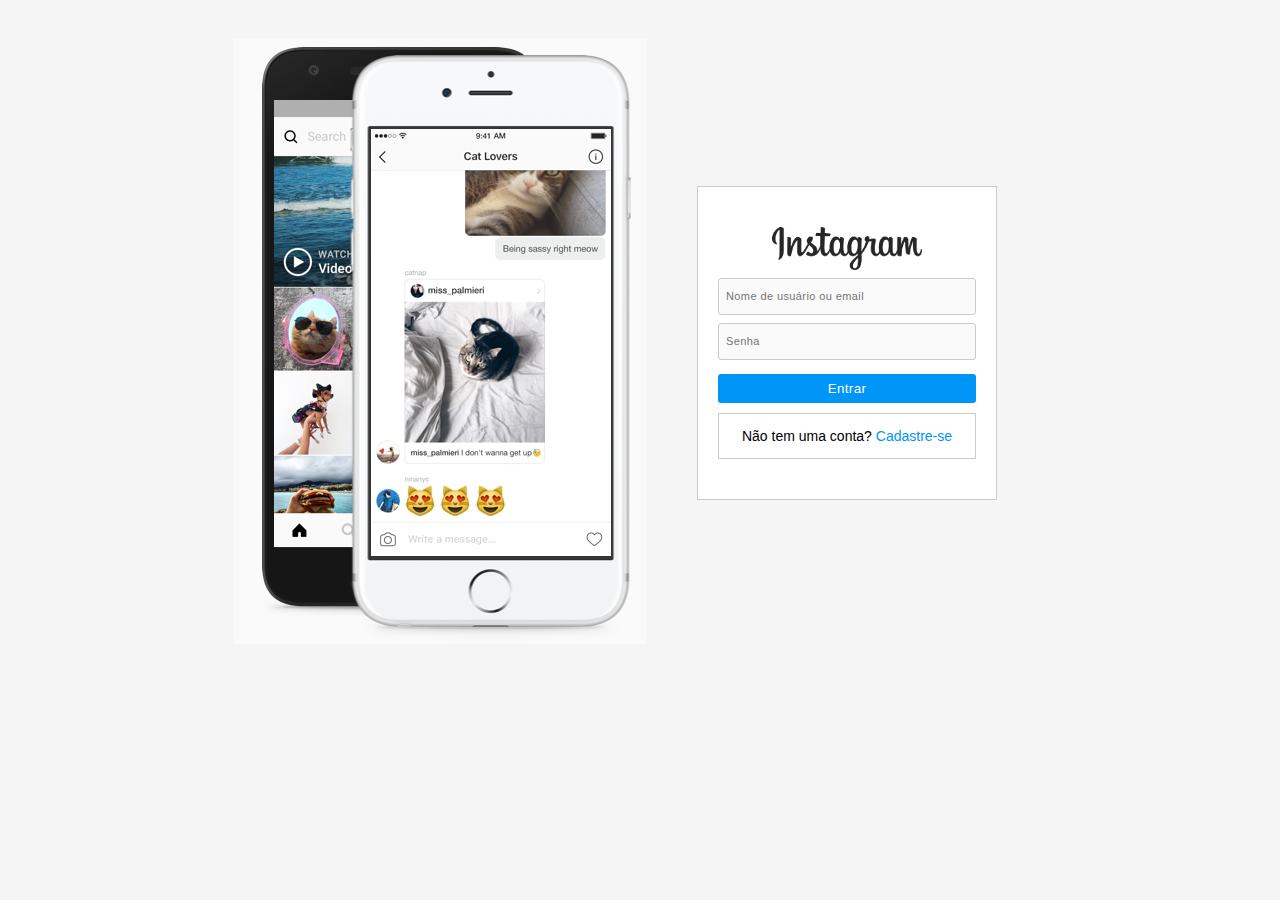
<file: login.html>
<!DOCTYPE html>
<html>

<head>  
        <title>Fake Instagram</title>
        <meta http-equiv="Content-Type" content="text/html;charset=UTF-8">
        <link rel="stylesheet" href="css/style.css">
</head>

<body>
        <main>
                <div class="banner">
                        <img src="img/banner-login.png" alt="Smartphones com demonstração do instagram">
                </div>
                <div class="login">
                        <img  src="img/logo.png" alt="logo" class="logo">
                        <form>
                                <input type="email" name="email" id="email" placeholder="Nome de usuário ou email">
                                <input type="password" name="senha" id="senha" placeholder="Senha">
                                <button type="submit">Entrar</button>
                        </form>
                        <div class="cta-cadastro">
                                <p>Não tem uma conta? <a href="registro.html" style=" text-decoration: none; color: rgba(var(--d69,0,149,246),1)">Cadastre-se</a></p>
                        </div>
                </div>
        </main>
</body>

</html>
</file>
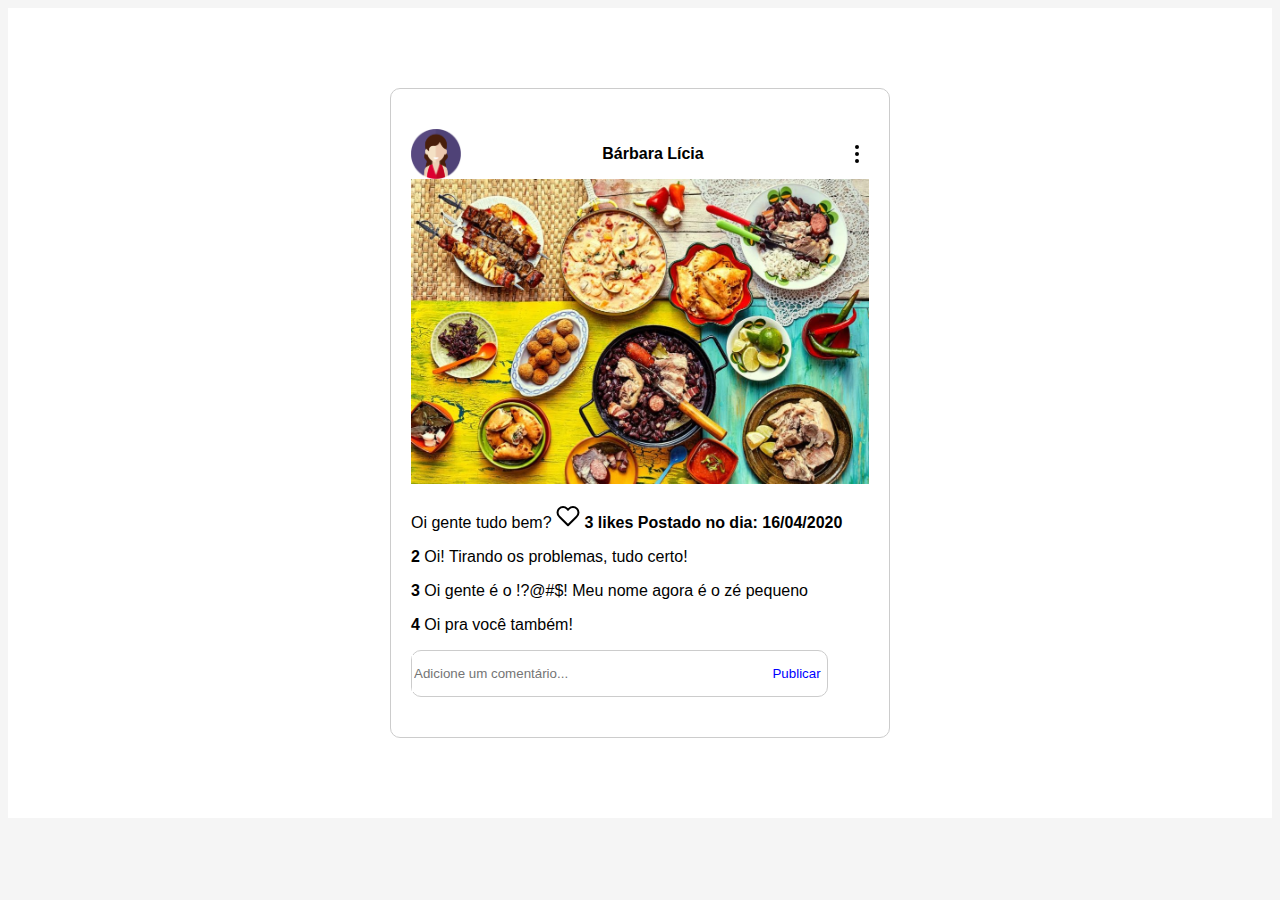
<file: post.html>
<!DOCTYPE html>
<html>

<head>  
        <title>post</title>
        <meta http-equiv="Content-Type" content="text/html;charset=UTF-8">
        <link rel="stylesheet" href="css/style.css">
</head>

<body>
        <article>
                <div class="post">
                    <div class="avatar">
                        <img  src="img/avatar-example.png" alt="avatar" class="imgavatar" >
                        <p> <strong>Bárbara Lícia</strong> </p>
                        <img src="img/icons/more-vertical.svg" alt="more">
                    </div>
                     <div class="publicacao">
                         <img src="img/publication_example.jpg" alt="publicacao" class="imgpost">
                         <p>Oi gente tudo bem?   <img src="img/icons/heart.svg" alt="">   <strong>3 likes </strong>  <strong>Postado no dia: 16/04/2020</strong>  </p>
                         <p><strong>2</strong> Oi! Tirando os problemas, tudo certo!</p>
                         <p><strong>3</strong> Oi gente é o !?@#$! Meu nome agora é o zé pequeno</p>
                         <p><strong>4</strong> Oi pra você também!</p>
                     </div>
                        <div class="addcomentario">
                            <form>
                                <input type="comentario" name="comentario" placeholder="Adicione um comentário...">
                                 <button type="submit">Publicar</button>
                            </form>
                        </div>
                </div>
            </article>
</body>

</html>
</file>
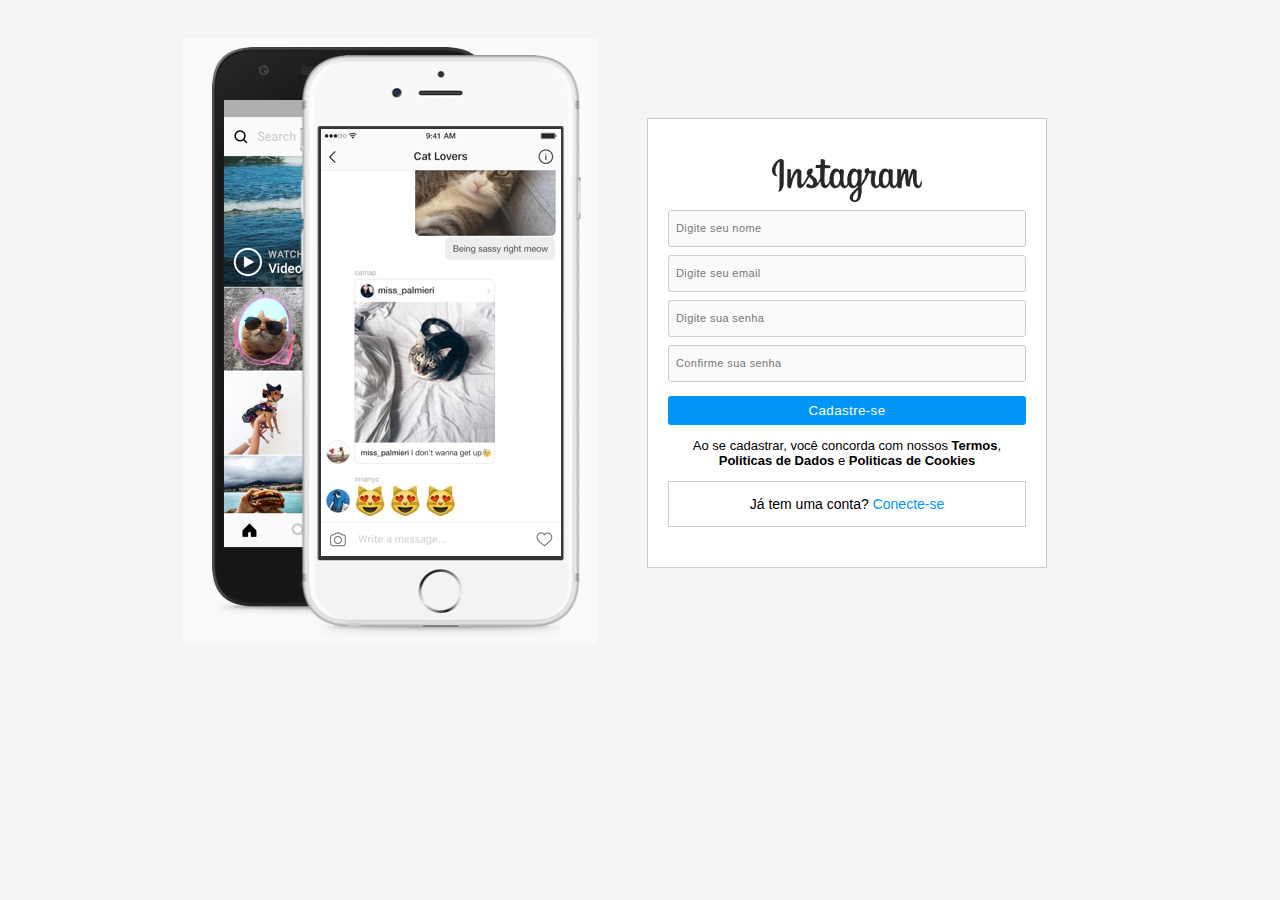
<file: registro.html>
<!DOCTYPE html>
<html>

<head>
    <title>registro</title>
    <meta http-equiv="Content-Type" content="text/html;charset=UTF-8">
    <link rel="stylesheet" href="css/style.css">
</head>

<body>
    <main>
        <div class="banner">
            <img src="img/banner-login.png" alt="Smartphones com demonstração do instagram">
        </div>
        <div class="cadastro">
            <img src="img/logo.png" alt="logo" class="logo">
            <form>
                <input type="name" name="nome" placeholder="Digite seu nome">
                <input type="email" name="email" id="email" placeholder="Digite seu email">
                <input type="password" name="senha" id="senha" placeholder="Digite sua senha">
                <input type="password" name="senha" id="senha" placeholder="Confirme sua senha">
                <button type="submit">Cadastre-se</button>
                <p style="font-family: Arial,sans-serif; font-display: center; font-size: 13px;">Ao se cadastrar, você concorda com nossos <strong>Termos</strong>, <strong>Politicas de Dados</strong> e <strong>Politicas de Cookies</strong></p>
            </form>
            <div class="cta-login">
                <p>Já tem uma conta? <a href="login.html"style="text-decoration: none; color: rgba(var(--d69,0,149,246),1)">Conecte-se</a></p>
            </div>
        </div>
    </main>
</body>

</html>
</file>
<file: css/style.css>
*{
    box-sizing: border-box;
}

body{
    font-family: Arial, sans-serif;
    background-color: whitesmoke;    
}

main {
    display: flex; 
    justify-content: center; 
    /* alinamento na horizontal */ 
    align-items: center; 
    /* alinhamento na vertical */
    padding: 30px 0px; 
    /* 150ps para cima e para baixo, 0px para laterais*/
}
article{
    display: flex; 
    justify-content: center; 
    align-items: center; 
    padding: 30px 0px; 
    background-color: white;
}
.logo {
    width: 150px;
}
.login form img{
    align-content: center;
}
.login{
    width: 300px;
    border: 1px solid #ccc;
    padding: 40px 20px;
    margin: 50px;
    background-color: white;
    align-content: center;
    text-align:center;
    
}

.login form input{
    width: 100%;
    height: 37px;
    margin: 4px 0px;
    padding: 7px;
    border: thin solid #ccc ;
    border-radius: 3px;
    font-size: 11px;
    text-align: justify; 
    background: #fafafa;
    background: rgba(var(--b3f,250,250,250),1); 
    letter-spacing: .4px;
}

.login form button{
    width: 100%;
    background-color: #0095f6;
    color: #fff;
    height: 29px;
    margin: 10px 0px;
    padding: 10px 10px;
    width: 100%;
    border: none;
    border-radius: 3px;
    letter-spacing: .4px;
    display: flex;
    justify-content: center;
    align-items: center;
}

.cta-cadastro{
    font-size: 14px;
    display: flex;
    justify-content: center;
    align-items: center;
    border: 1px solid #ccc;
}

/*----------------- STYLE REGISTRO ------------------------ */

.cadastro{
    width: 400px;
    border: 1px solid #ccc;
    padding: 40px 20px;
    margin: 50px;
    background-color: white;
    align-content: center;
    text-align:center;
    
}
.cadastro form img{
    align-content: center;
}
.cadastro form input {
    width: 100%;
    height: 37px;
    margin: 4px 0px;
    padding: 7px;
    border: thin solid #ccc ;
    border-radius: 3px;
    font-size: 11px;
    text-align: justify; 
    background: #fafafa;
    background: rgba(var(--b3f,250,250,250),1); 
    letter-spacing: .4px;
}

.cadastro form button{
    
    width: 100%;
    background-color: #0095f6;
    color: #fff;
    height: 29px;
    margin: 10px 0px;
    padding: 10px 10px;
    width: 100%;
    border: none;
    border-radius: 3px;
    letter-spacing: .4px;
    display: flex;
    justify-content: center;
    align-items: center;

}

.cta-login{
    font-size: 14px;
    display: flex;
    justify-content: center;
    align-items: center;
    border: 1px solid #ccc;
}

/*----------------- STYLE POST ------------------------ */


.post {
   
    width: 500px;
    border: 1px solid #ccc;
    padding: 40px 20px;
    margin: 50px;
    background-color: white;
    border-radius: 10px;

    justify-content: space-evenly;

   
}

.imgpost{
    width: 100%;
}
.imgavatar{
    width: 50px;
}
.avatar{ 
    display: flex ; 
    justify-content: space-between;
} 

.addcomentario {   
   
    border: 1px solid #ccc;
     
    border-radius: 10px;
    display:inline-flex;
    justify-content: space-between;
}

.addcomentario form input{
    border: none;
    color:whitesmoke;
    width: 350px;
    height: 37px;
    margin: 4px 0px;
     
}

.addcomentario form button{
    background-color:white;
    color:blue;
    border: none;
    
    
}
</file>
